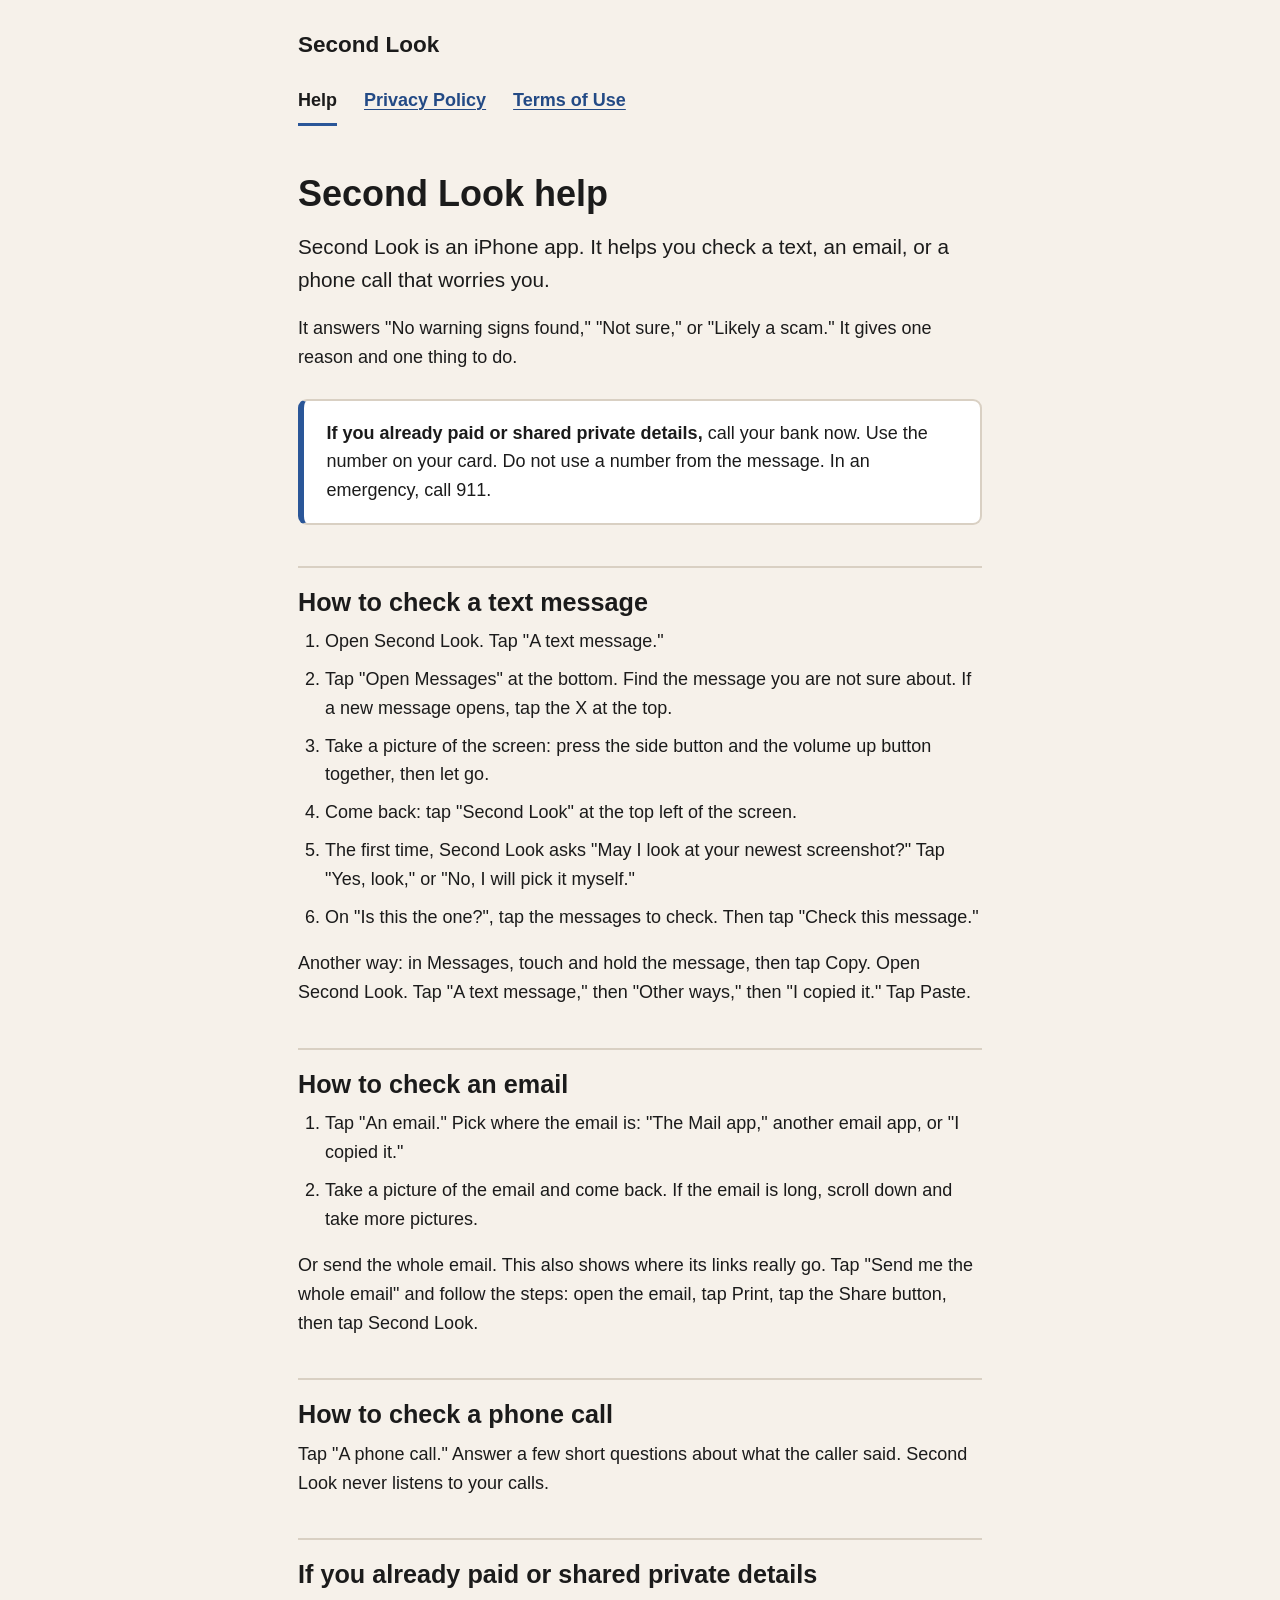
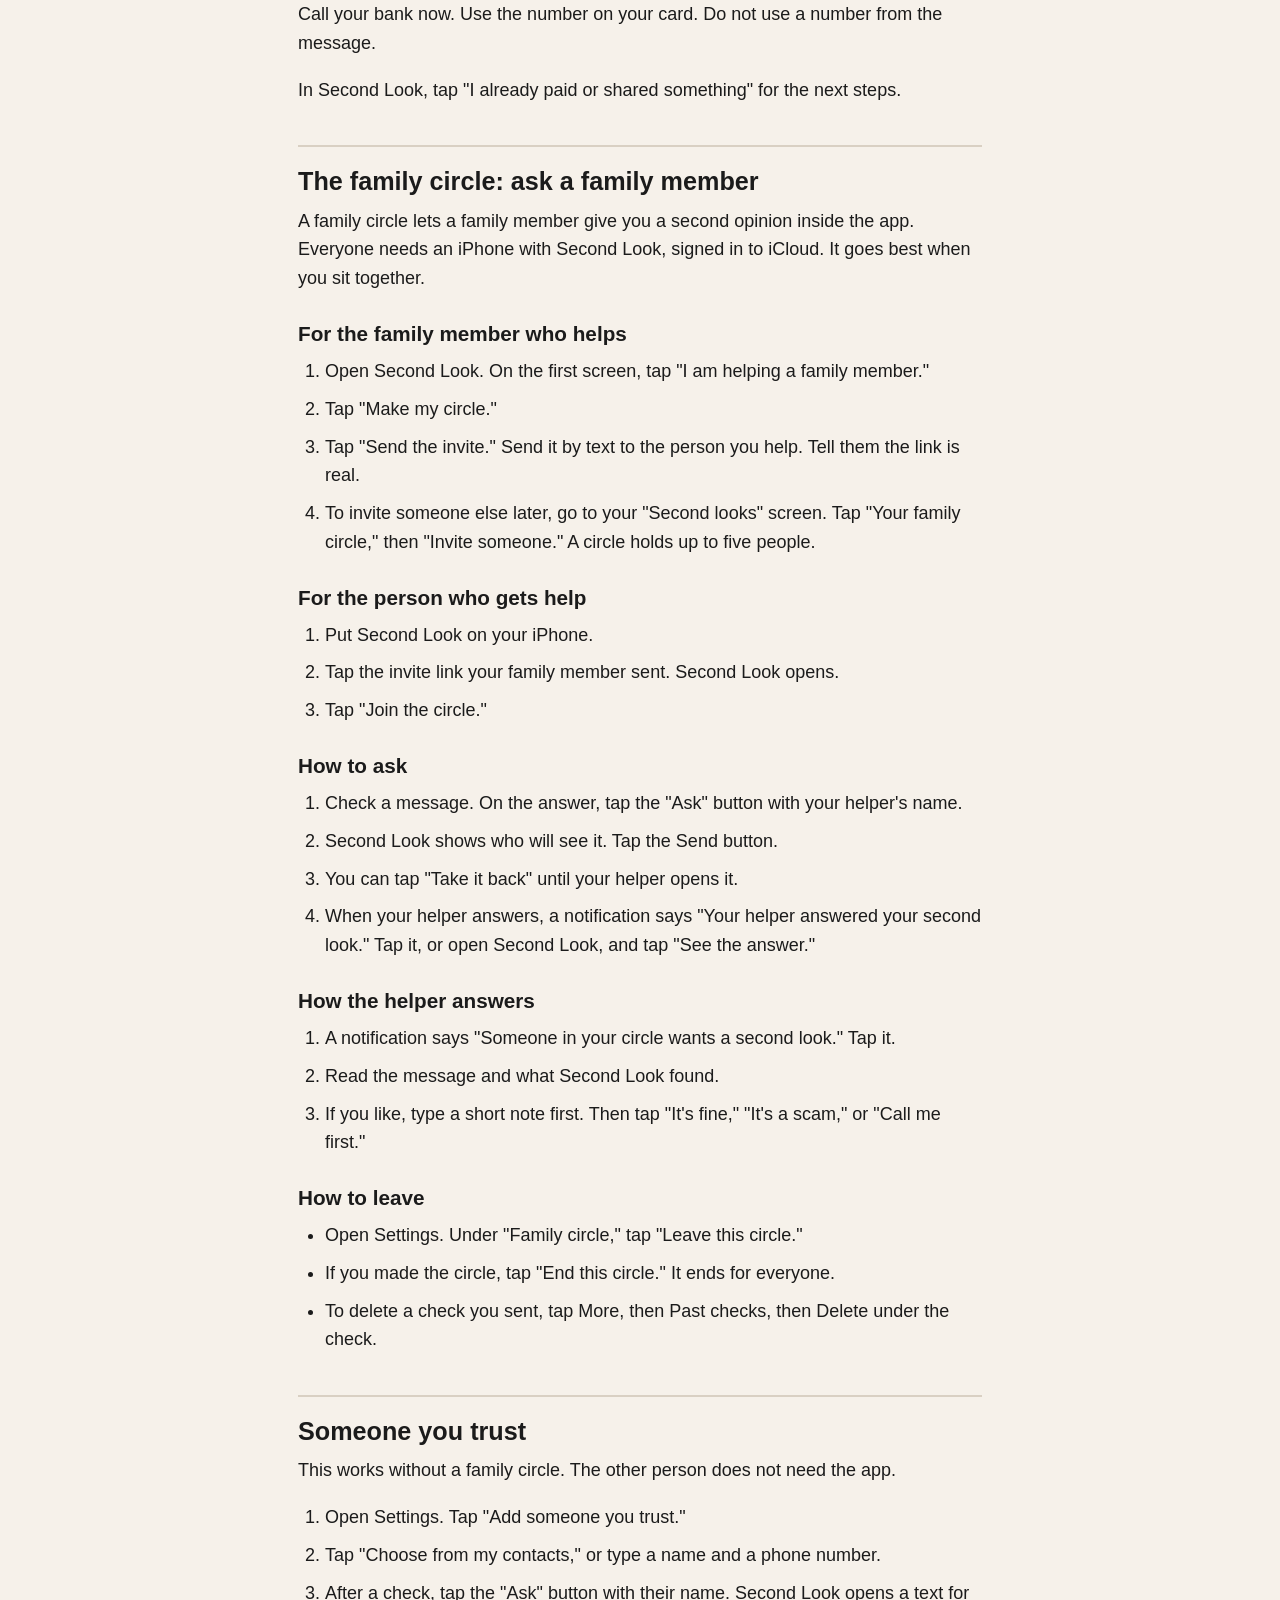
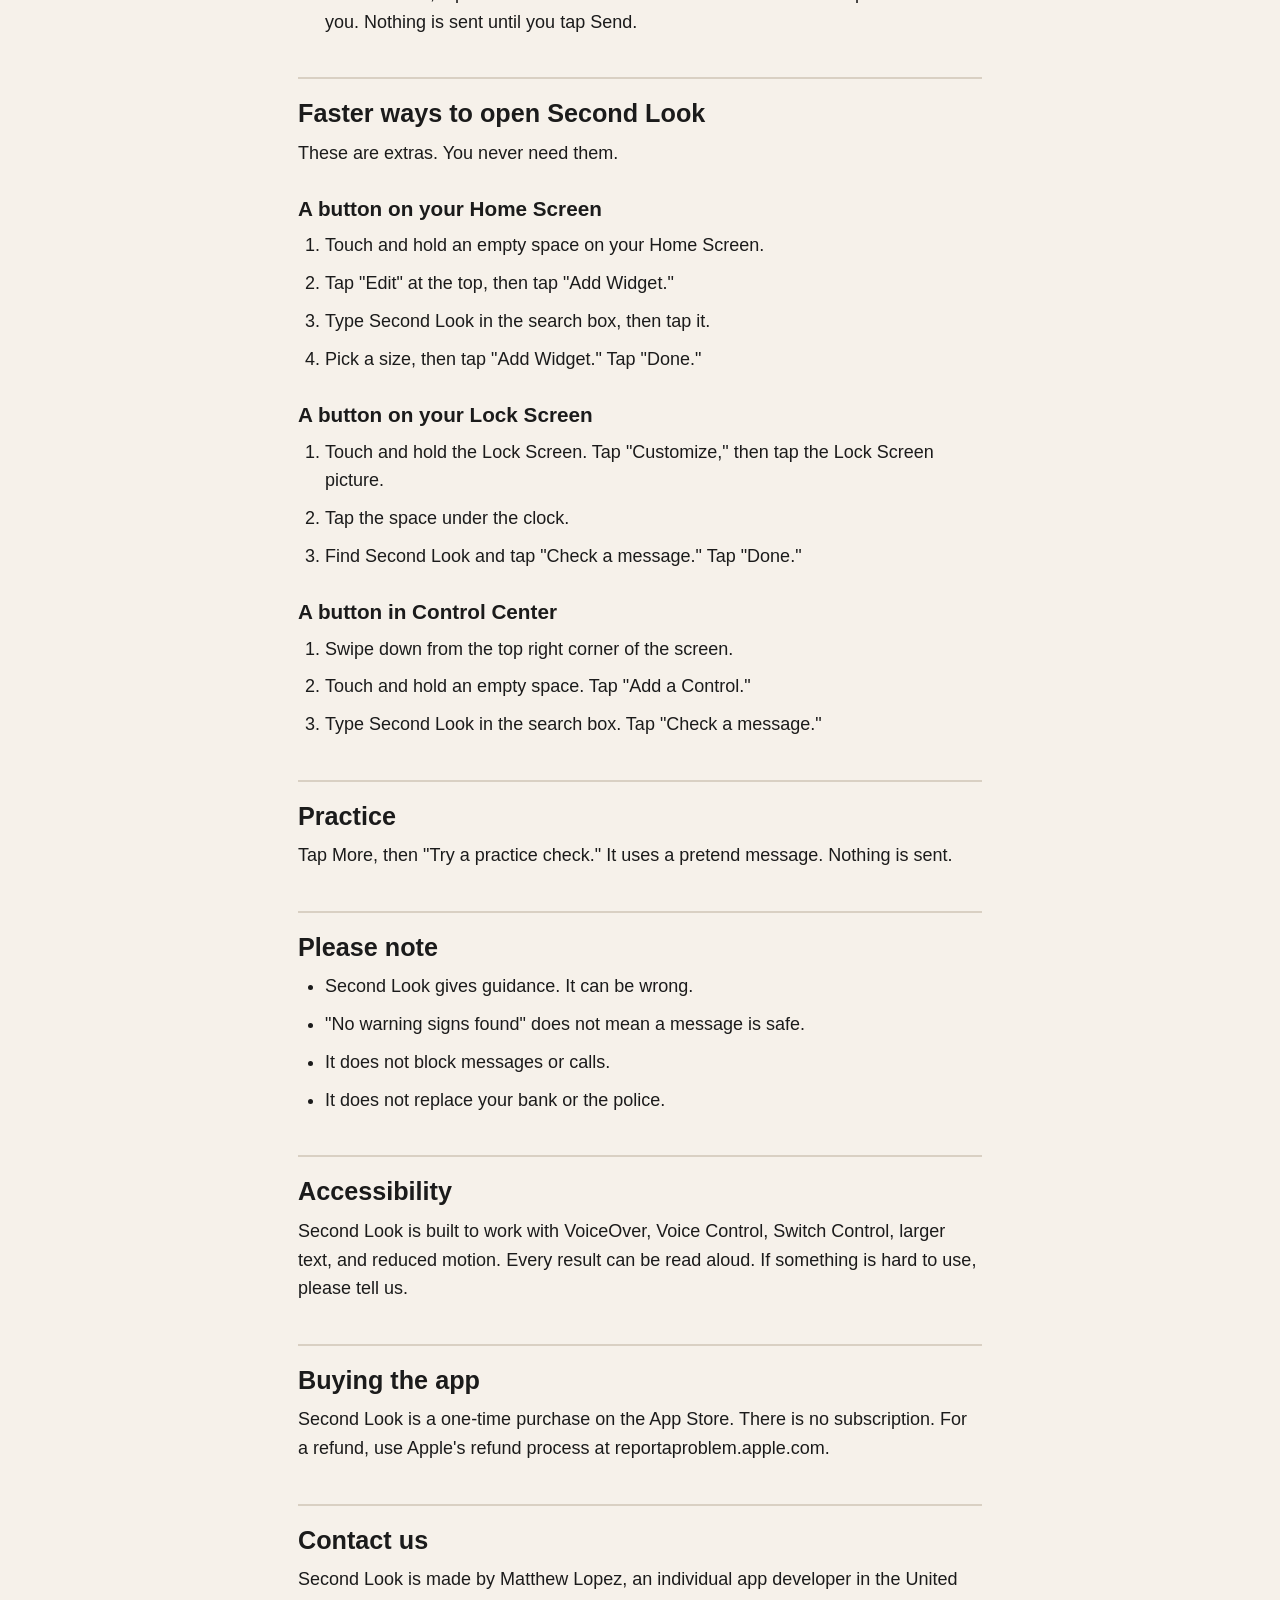
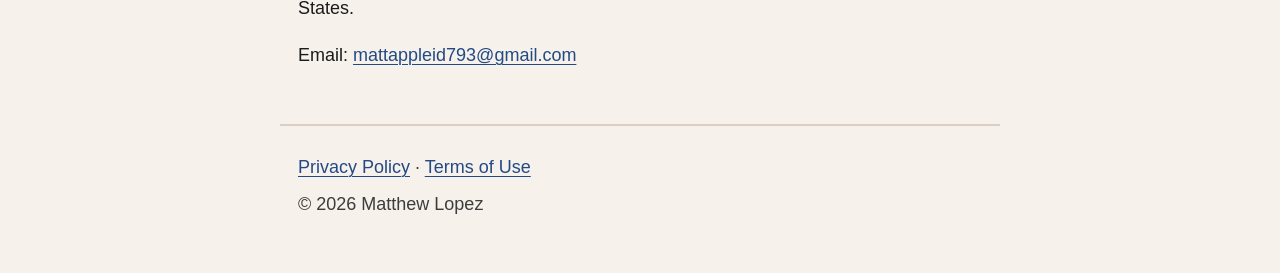
<file: index.html>
<!doctype html>
<html lang="en">
<head>
  <meta charset="utf-8">
  <meta name="viewport" content="width=device-width, initial-scale=1">
  <title>Second Look Help</title>
  <meta name="description" content="Help for Second Look, the iPhone app that helps you check a text, an email, or a phone call that worries you. Steps, the family circle, and how to contact us.">
  <link rel="stylesheet" href="style.css">
</head>
<body>
  <a class="skip-link" href="#main">Skip to the main text</a>
  <header>
    <a class="site-name" href="./">Second Look</a>
    <nav aria-label="Pages">
      <ul>
        <li><a href="./" aria-current="page">Help</a></li>
        <li><a href="privacy/">Privacy Policy</a></li>
        <li><a href="terms/">Terms of Use</a></li>
      </ul>
    </nav>
  </header>

  <main id="main">
    <h1>Second Look help</h1>
    <p class="lead">Second Look is an iPhone app. It helps you check a text, an email, or a phone call that worries you.</p>
    <p>It answers "No warning signs found," "Not sure," or "Likely a scam." It gives one reason and one thing to do.</p>

    <div class="note">
      <p><strong>If you already paid or shared private details,</strong> call your bank now. Use the number on your card. Do not use a number from the message. In an emergency, call 911.</p>
    </div>

    <h2 id="text">How to check a text message</h2>
    <ol>
      <li>Open Second Look. Tap "A text message."</li>
      <li>Tap "Open Messages" at the bottom. Find the message you are not sure about. If a new message opens, tap the X at the top.</li>
      <li>Take a picture of the screen: press the side button and the volume up button together, then let go.</li>
      <li>Come back: tap "Second Look" at the top left of the screen.</li>
      <li>The first time, Second Look asks "May I look at your newest screenshot?" Tap "Yes, look," or "No, I will pick it myself."</li>
      <li>On "Is this the one?", tap the messages to check. Then tap "Check this message."</li>
    </ol>
    <p>Another way: in Messages, touch and hold the message, then tap Copy. Open Second Look. Tap "A text message," then "Other ways," then "I copied it." Tap Paste.</p>

    <h2 id="email">How to check an email</h2>
    <ol>
      <li>Tap "An email." Pick where the email is: "The Mail app," another email app, or "I copied it."</li>
      <li>Take a picture of the email and come back. If the email is long, scroll down and take more pictures.</li>
    </ol>
    <p>Or send the whole email. This also shows where its links really go. Tap "Send me the whole email" and follow the steps: open the email, tap Print, tap the Share button, then tap Second Look.</p>

    <h2 id="call">How to check a phone call</h2>
    <p>Tap "A phone call." Answer a few short questions about what the caller said. Second Look never listens to your calls.</p>

    <h2 id="paid">If you already paid or shared private details</h2>
    <p>Call your bank now. Use the number on your card. Do not use a number from the message.</p>
    <p>In Second Look, tap "I already paid or shared something" for the next steps.</p>

    <h2 id="family">The family circle: ask a family member</h2>
    <p>A family circle lets a family member give you a second opinion inside the app. Everyone needs an iPhone with Second Look, signed in to iCloud. It goes best when you sit together.</p>

    <h3>For the family member who helps</h3>
    <ol>
      <li>Open Second Look. On the first screen, tap "I am helping a family member."</li>
      <li>Tap "Make my circle."</li>
      <li>Tap "Send the invite." Send it by text to the person you help. Tell them the link is real.</li>
      <li>To invite someone else later, go to your "Second looks" screen. Tap "Your family circle," then "Invite someone." A circle holds up to five people.</li>
    </ol>

    <h3>For the person who gets help</h3>
    <ol>
      <li>Put Second Look on your iPhone.</li>
      <li>Tap the invite link your family member sent. Second Look opens.</li>
      <li>Tap "Join the circle."</li>
    </ol>

    <h3>How to ask</h3>
    <ol>
      <li>Check a message. On the answer, tap the "Ask" button with your helper's name.</li>
      <li>Second Look shows who will see it. Tap the Send button.</li>
      <li>You can tap "Take it back" until your helper opens it.</li>
      <li>When your helper answers, a notification says "Your helper answered your second look." Tap it, or open Second Look, and tap "See the answer."</li>
    </ol>

    <h3>How the helper answers</h3>
    <ol>
      <li>A notification says "Someone in your circle wants a second look." Tap it.</li>
      <li>Read the message and what Second Look found.</li>
      <li>If you like, type a short note first. Then tap "It's fine," "It's a scam," or "Call me first."</li>
    </ol>

    <h3>How to leave</h3>
    <ul>
      <li>Open Settings. Under "Family circle," tap "Leave this circle."</li>
      <li>If you made the circle, tap "End this circle." It ends for everyone.</li>
      <li>To delete a check you sent, tap More, then Past checks, then Delete under the check.</li>
    </ul>

    <h2 id="trusted">Someone you trust</h2>
    <p>This works without a family circle. The other person does not need the app.</p>
    <ol>
      <li>Open Settings. Tap "Add someone you trust."</li>
      <li>Tap "Choose from my contacts," or type a name and a phone number.</li>
      <li>After a check, tap the "Ask" button with their name. Second Look opens a text for you. Nothing is sent until you tap Send.</li>
    </ol>

    <h2 id="faster">Faster ways to open Second Look</h2>
    <p>These are extras. You never need them.</p>
    <h3>A button on your Home Screen</h3>
    <ol>
      <li>Touch and hold an empty space on your Home Screen.</li>
      <li>Tap "Edit" at the top, then tap "Add Widget."</li>
      <li>Type Second Look in the search box, then tap it.</li>
      <li>Pick a size, then tap "Add Widget." Tap "Done."</li>
    </ol>
    <h3>A button on your Lock Screen</h3>
    <ol>
      <li>Touch and hold the Lock Screen. Tap "Customize," then tap the Lock Screen picture.</li>
      <li>Tap the space under the clock.</li>
      <li>Find Second Look and tap "Check a message." Tap "Done."</li>
    </ol>
    <h3>A button in Control Center</h3>
    <ol>
      <li>Swipe down from the top right corner of the screen.</li>
      <li>Touch and hold an empty space. Tap "Add a Control."</li>
      <li>Type Second Look in the search box. Tap "Check a message."</li>
    </ol>

    <h2 id="practice">Practice</h2>
    <p>Tap More, then "Try a practice check." It uses a pretend message. Nothing is sent.</p>

    <h2 id="note">Please note</h2>
    <ul>
      <li>Second Look gives guidance. It can be wrong.</li>
      <li>"No warning signs found" does not mean a message is safe.</li>
      <li>It does not block messages or calls.</li>
      <li>It does not replace your bank or the police.</li>
    </ul>

    <h2 id="accessibility">Accessibility</h2>
    <p>Second Look is built to work with VoiceOver, Voice Control, Switch Control, larger text, and reduced motion. Every result can be read aloud. If something is hard to use, please tell us.</p>

    <h2 id="buying">Buying the app</h2>
    <p>Second Look is a one-time purchase on the App Store. There is no subscription. For a refund, use Apple's refund process at reportaproblem.apple.com.</p>

    <h2 id="contact">Contact us</h2>
    <p>Second Look is made by Matthew Lopez, an individual app developer in the United States.</p>
    <p>Email: <a href="mailto:mattappleid793@gmail.com">mattappleid793@gmail.com</a></p>
  </main>

  <footer>
    <p><a href="privacy/">Privacy Policy</a> · <a href="terms/">Terms of Use</a></p>
    <p>© 2026 Matthew Lopez</p>
  </footer>
</body>
</html>
</file>
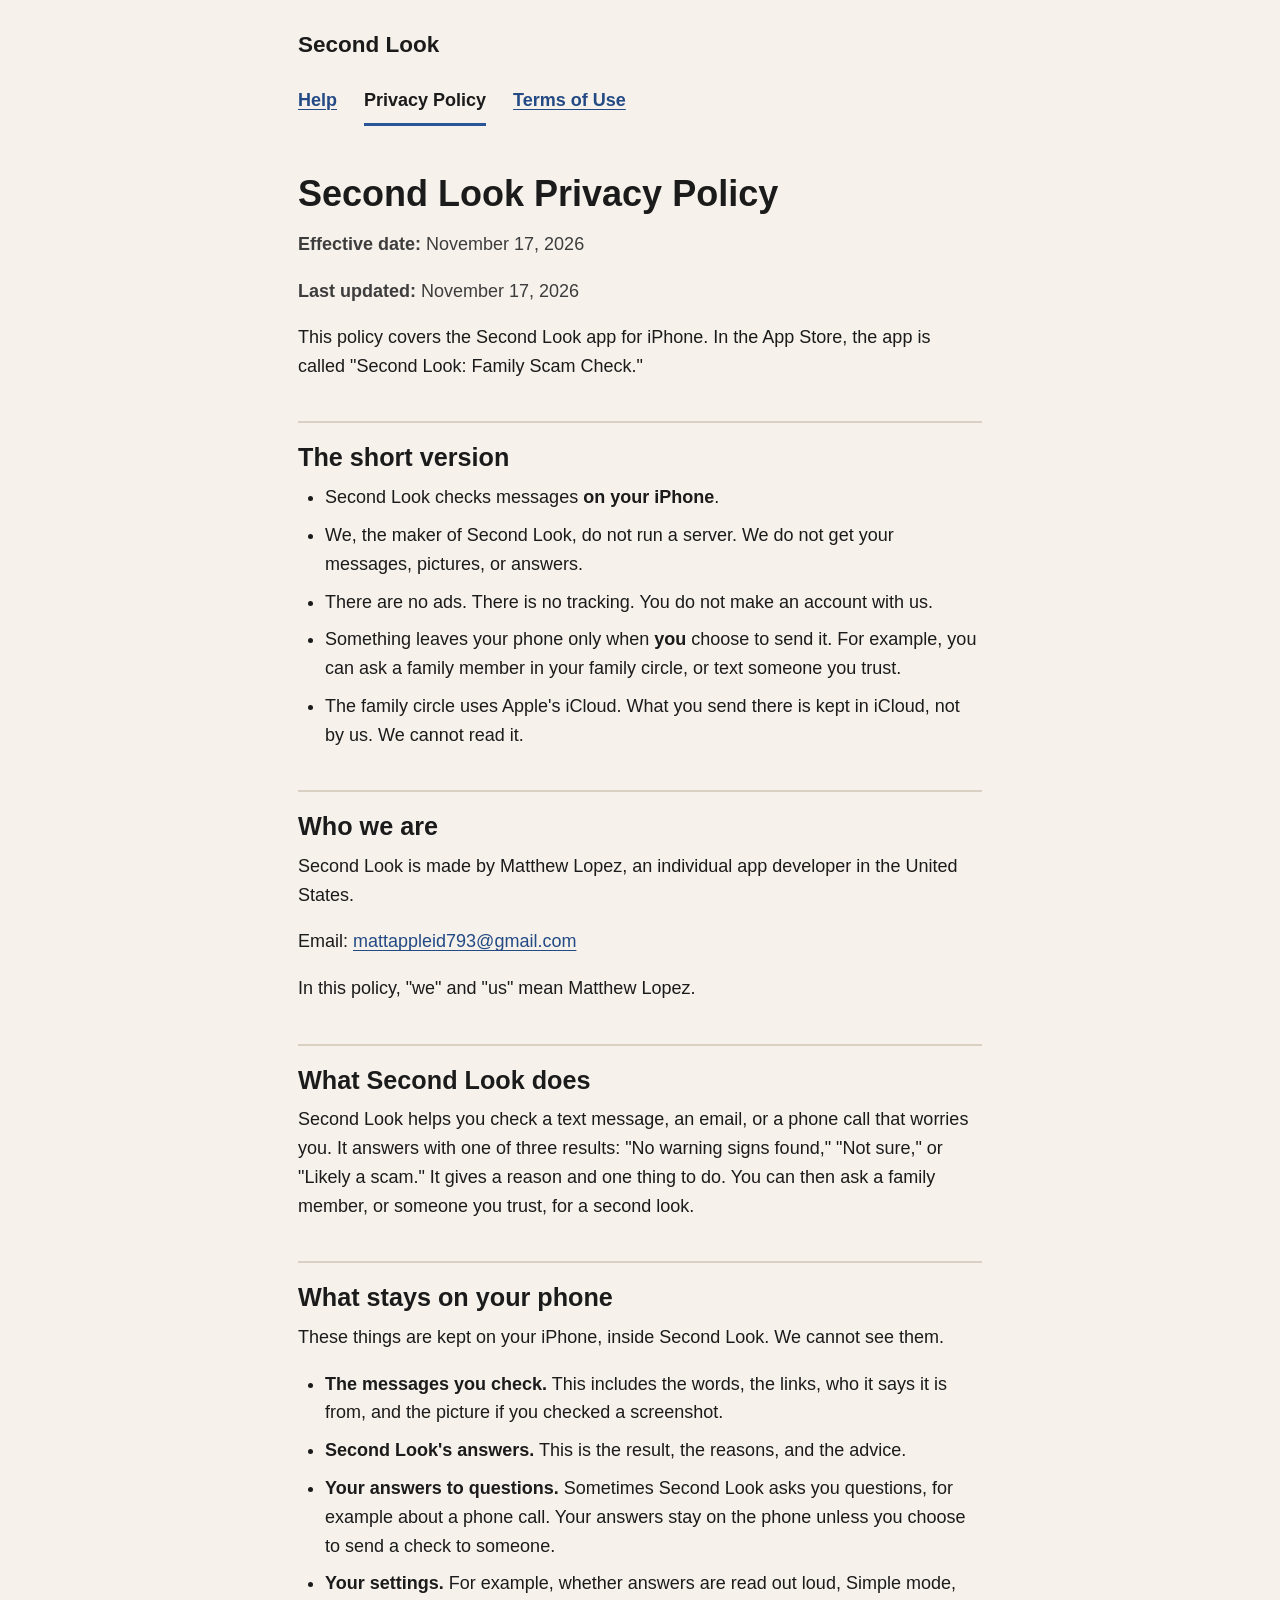
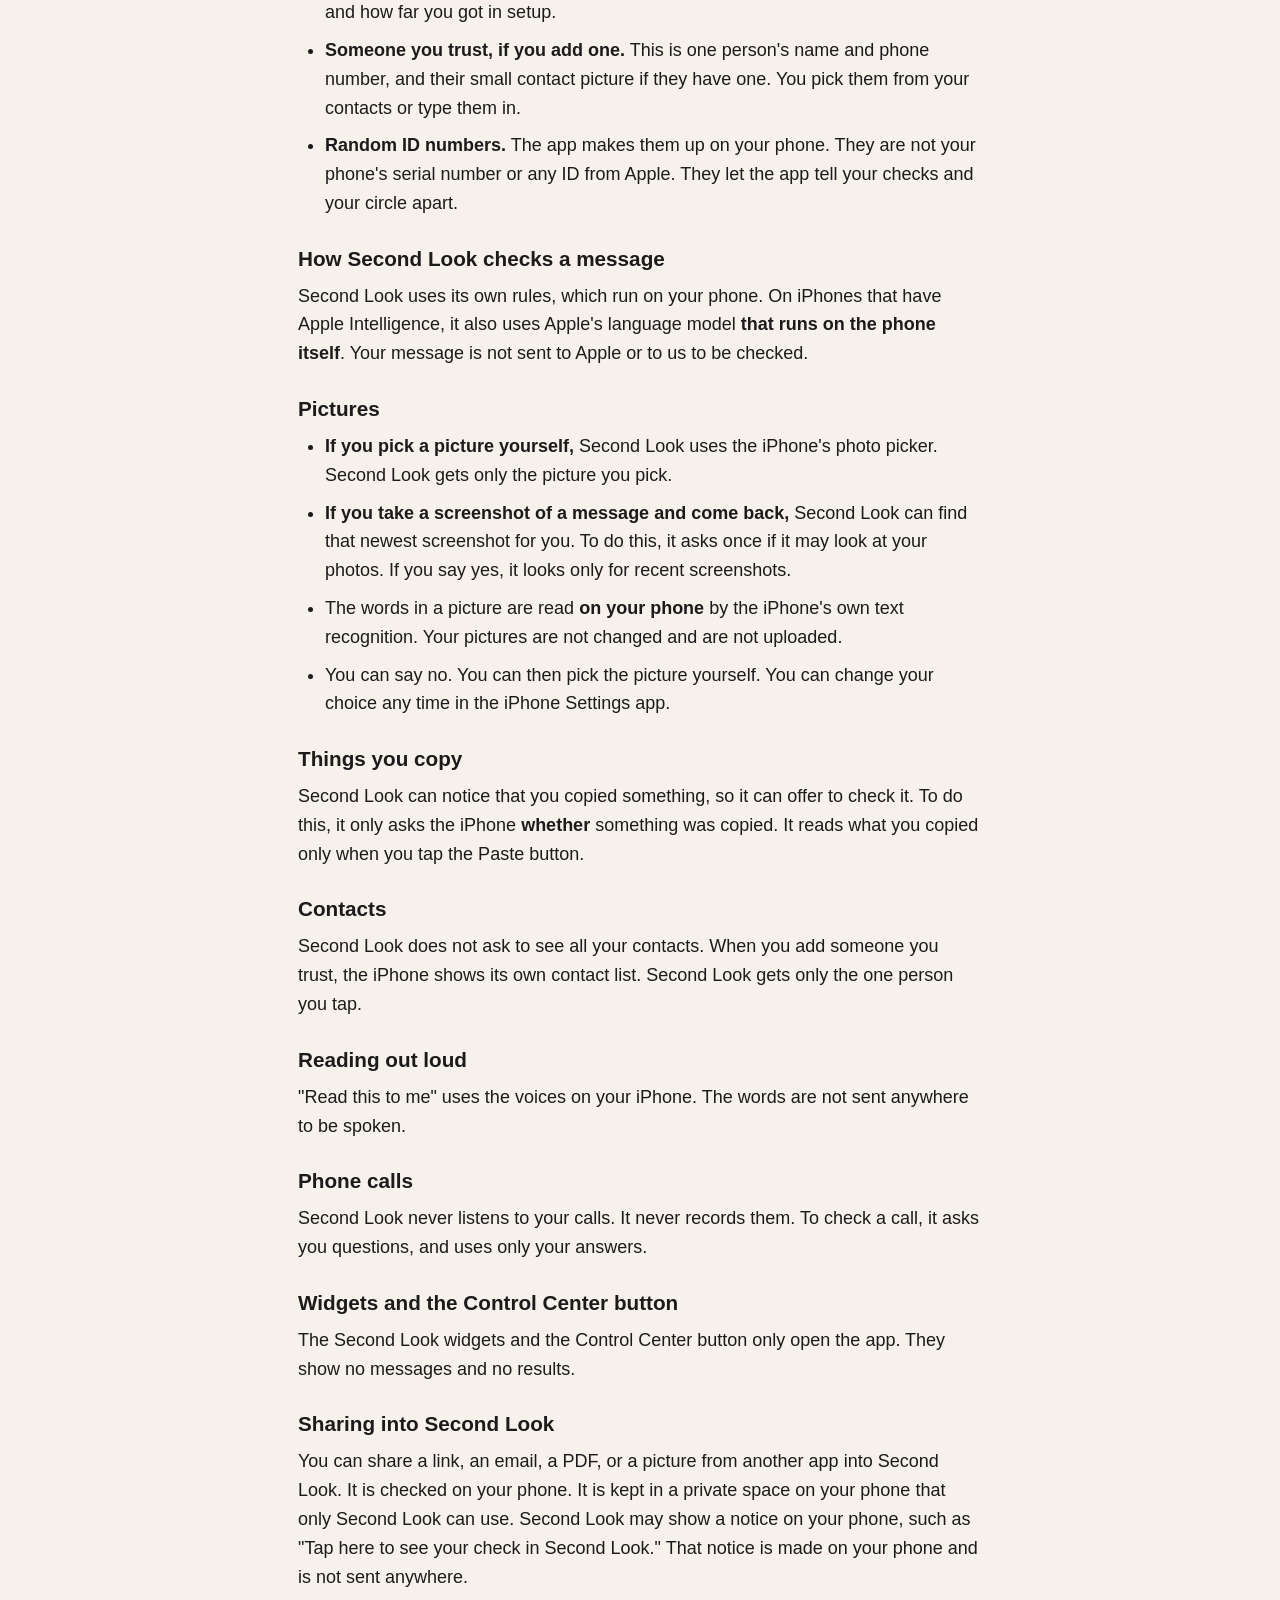
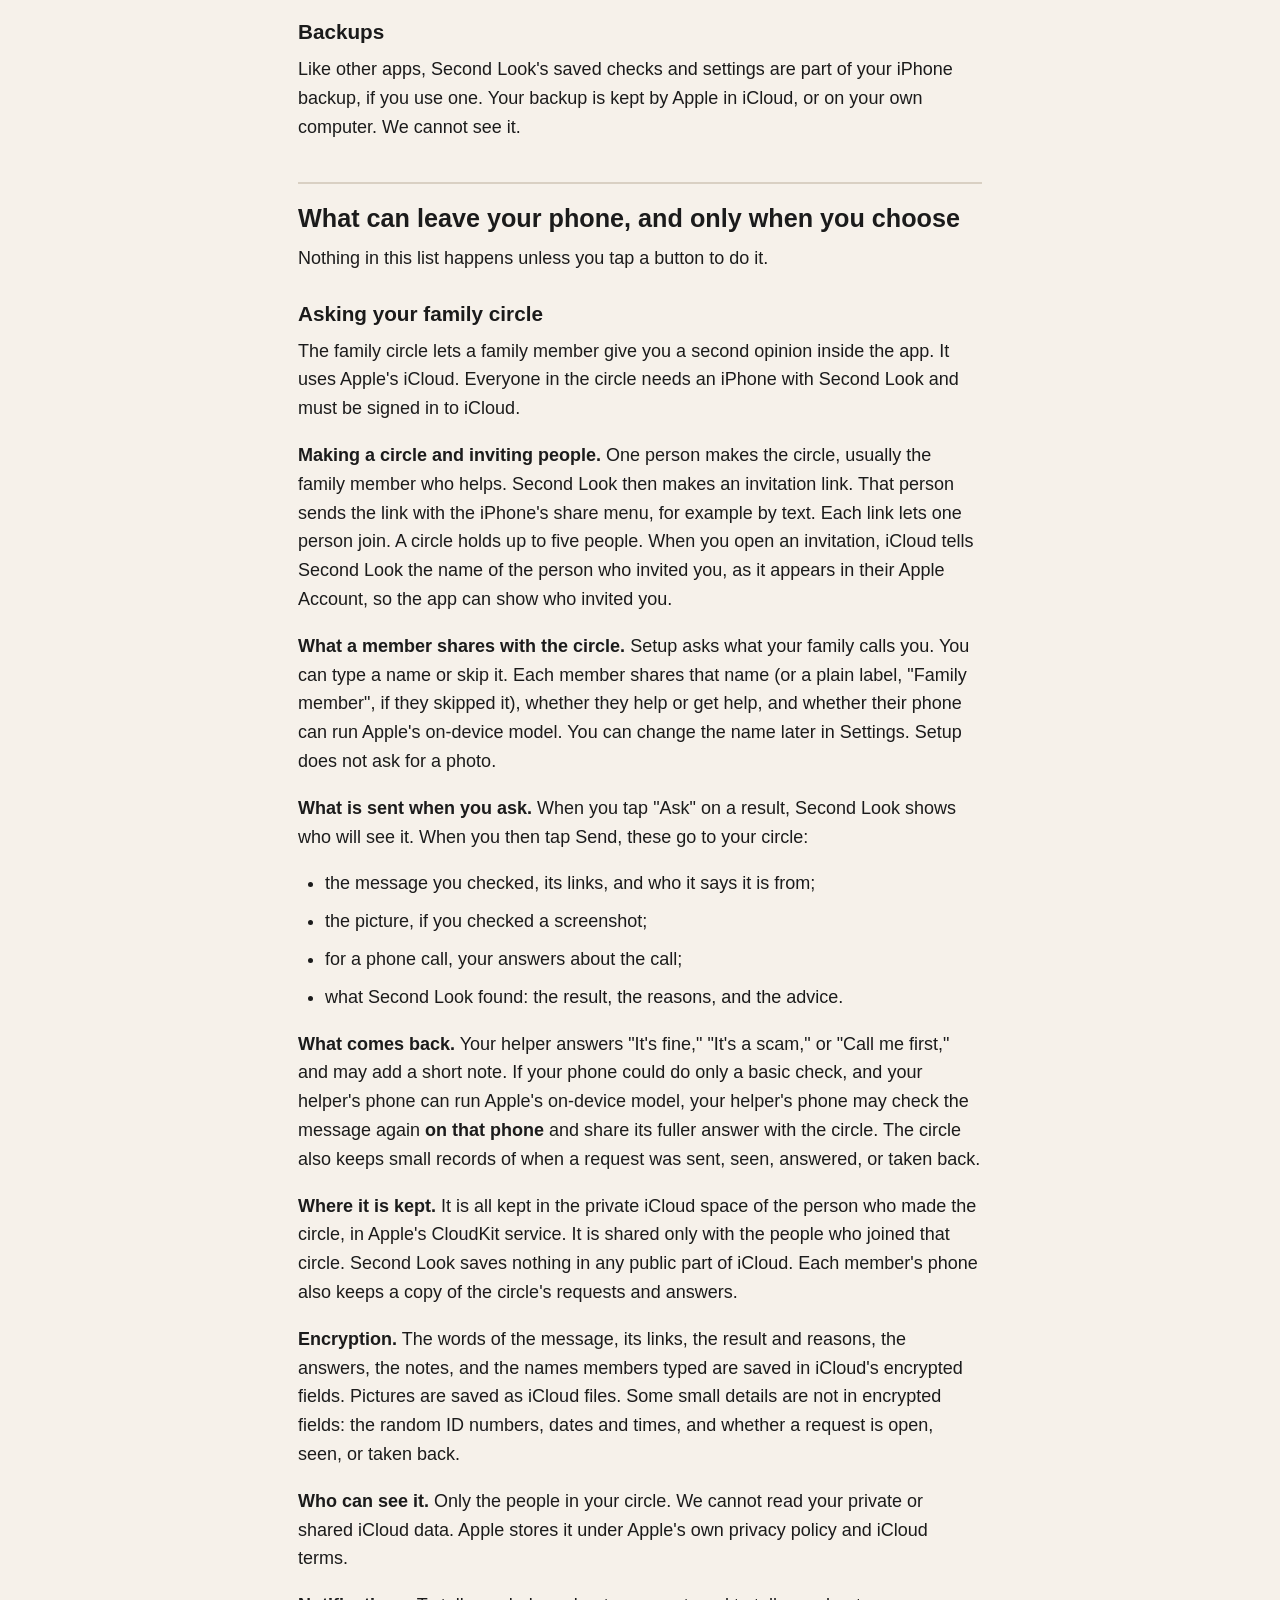
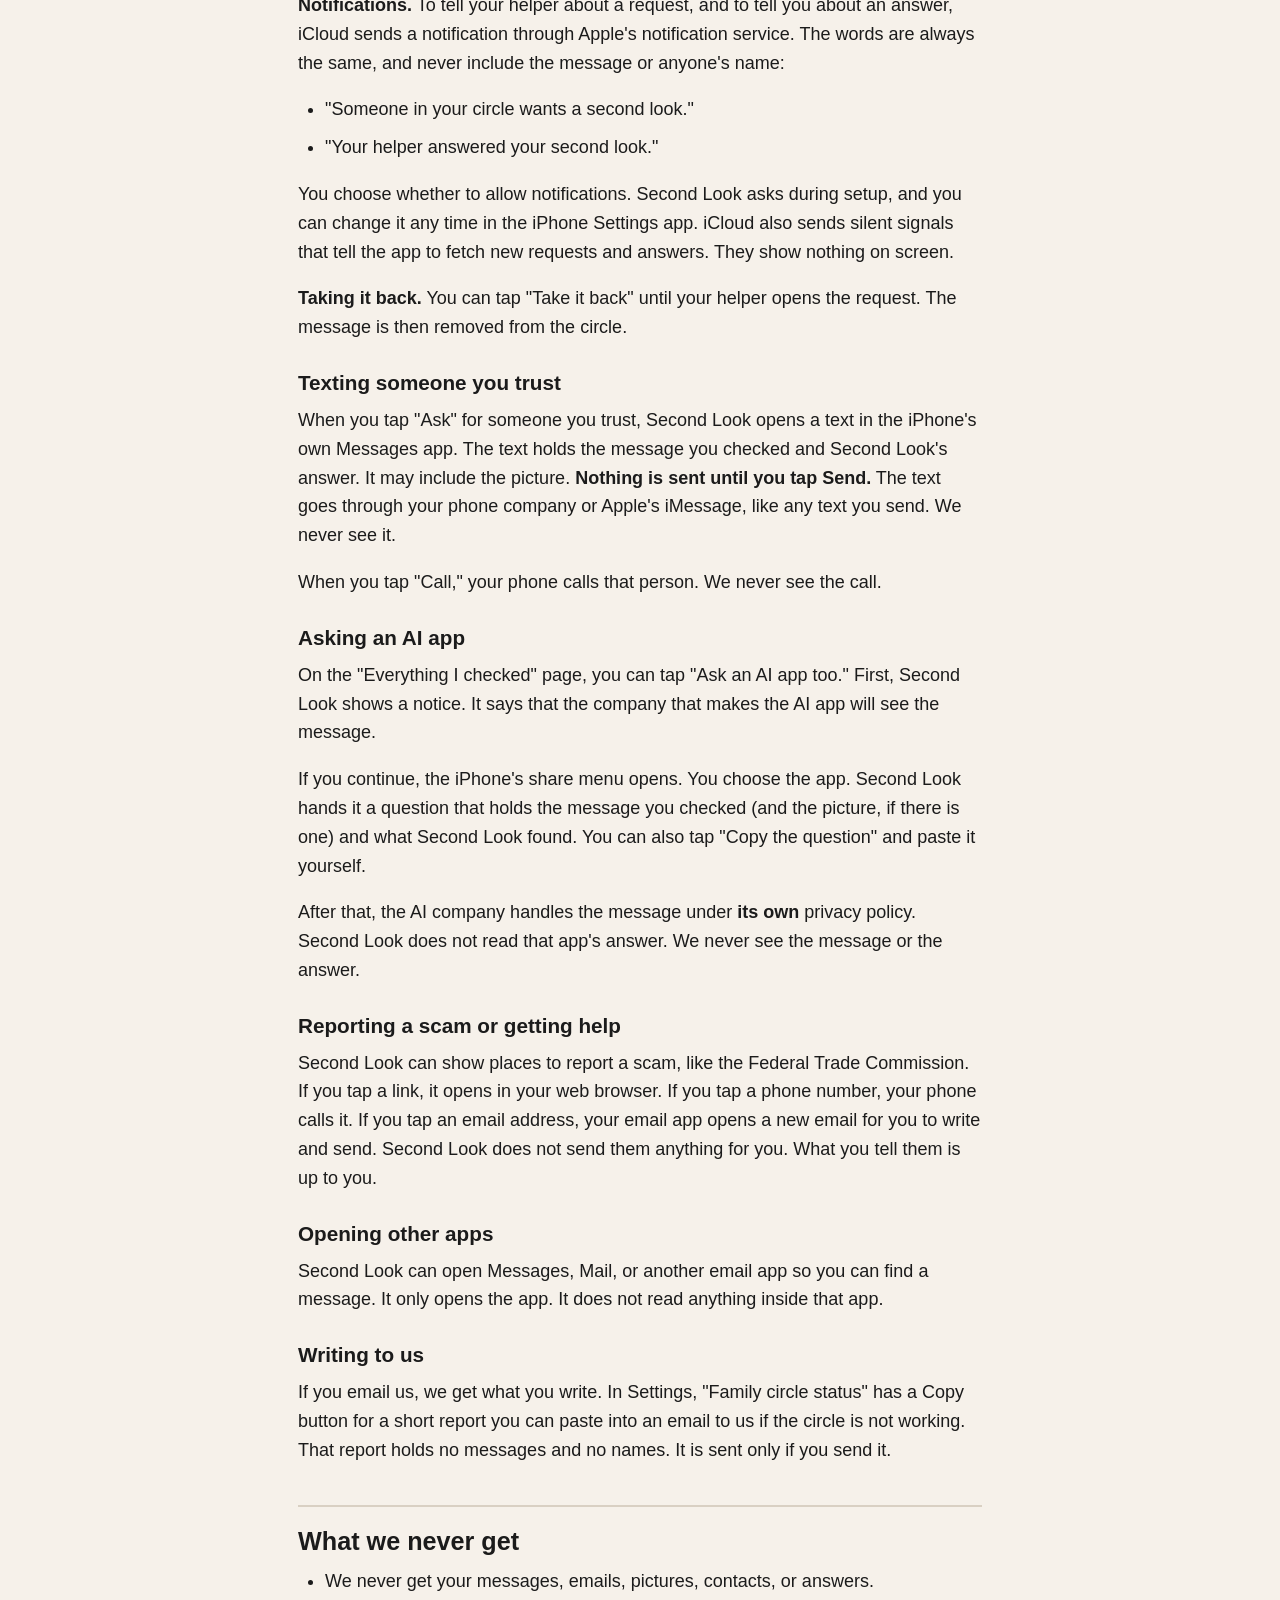
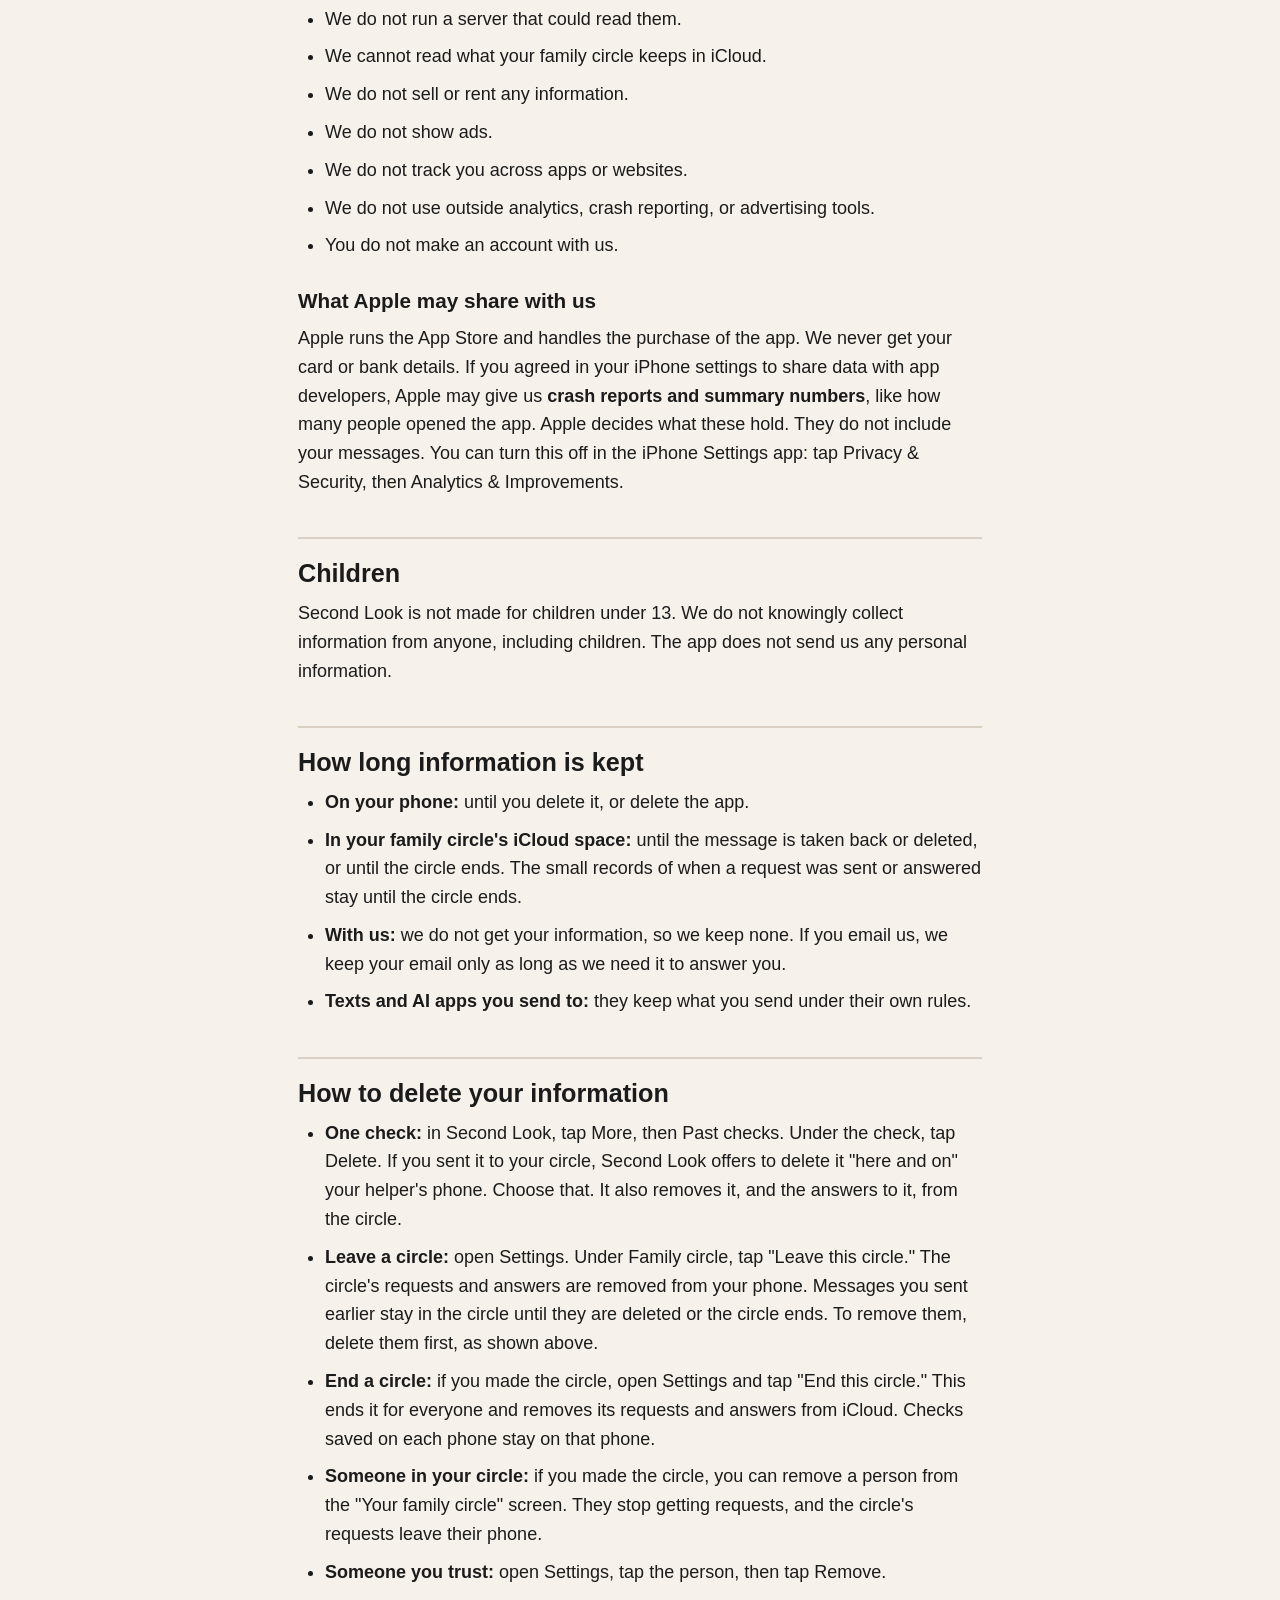
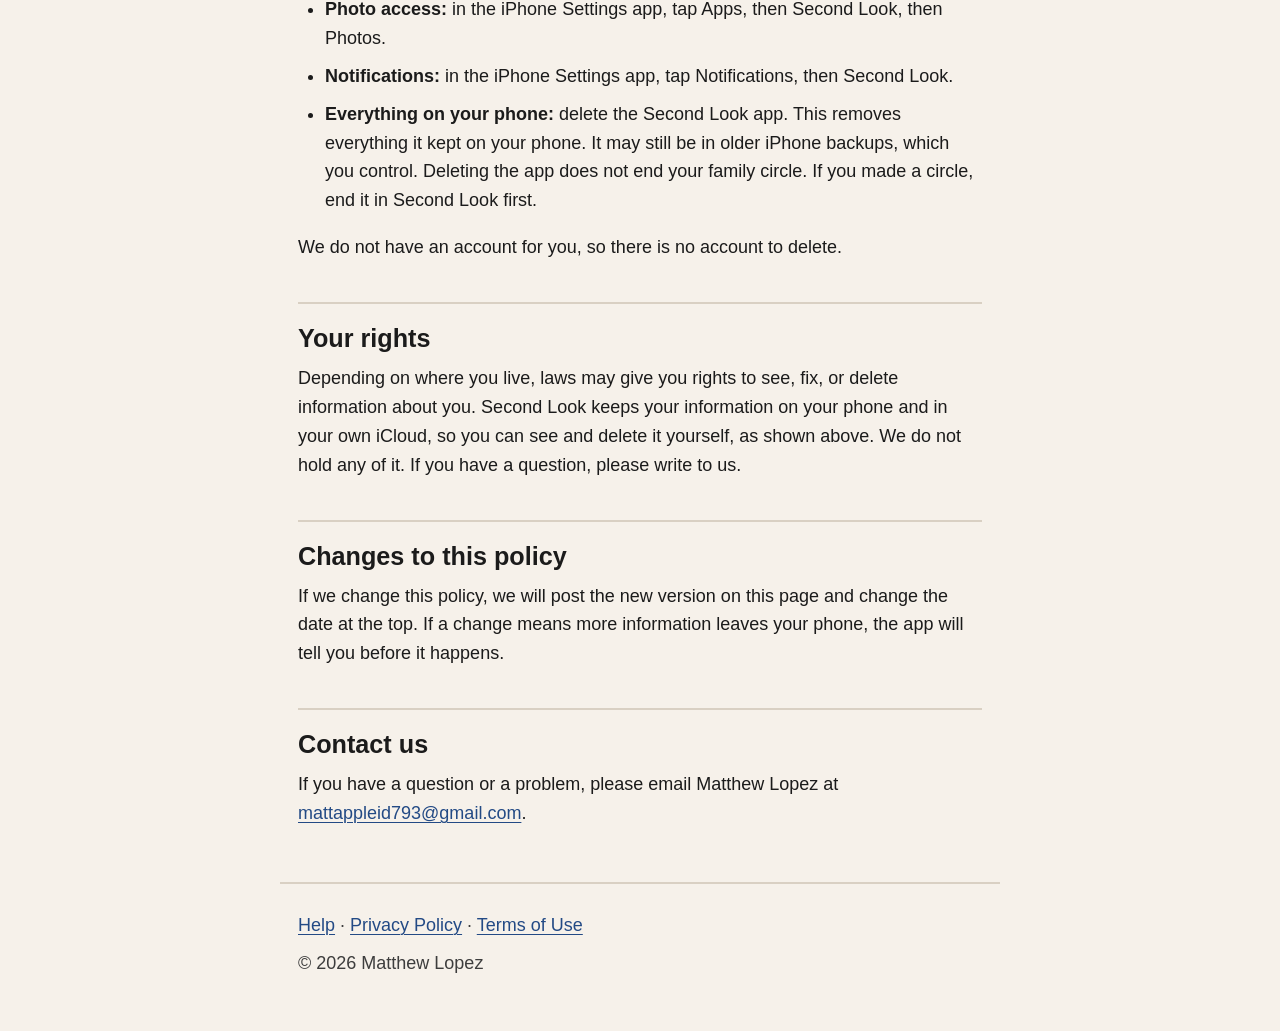
<file: privacy/index.html>
<!doctype html>
<html lang="en">
<head>
  <meta charset="utf-8">
  <meta name="viewport" content="width=device-width, initial-scale=1">
  <title>Second Look Privacy Policy</title>
  <meta name="description" content="How the Second Look iPhone app handles your information: what stays on your phone, what you can choose to send, and how the family circle uses your iCloud.">
  <link rel="stylesheet" href="../style.css">
</head>
<body>
  <a class="skip-link" href="#main">Skip to the main text</a>
  <header>
    <a class="site-name" href="../">Second Look</a>
    <nav aria-label="Pages">
      <ul>
        <li><a href="../">Help</a></li>
        <li><a href="../privacy/" aria-current="page">Privacy Policy</a></li>
        <li><a href="../terms/">Terms of Use</a></li>
      </ul>
    </nav>
  </header>

  <main id="main">
    <h1>Second Look Privacy Policy</h1>
    <p class="dates"><strong>Effective date:</strong> November 17, 2026</p>
    <p class="dates"><strong>Last updated:</strong> November 17, 2026</p>
    <p>This policy covers the Second Look app for iPhone. In the App Store, the app is called "Second Look: Family Scam Check."</p>
    <h2>The short version</h2>
    <ul>
      <li>Second Look checks messages <strong>on your iPhone</strong>.</li>
      <li>We, the maker of Second Look, do not run a server. We do not get your messages, pictures, or answers.</li>
      <li>There are no ads. There is no tracking. You do not make an account with us.</li>
      <li>Something leaves your phone only when <strong>you</strong> choose to send it. For example, you can ask a family member in your family circle, or text someone you trust.</li>
      <li>The family circle uses Apple's iCloud. What you send there is kept in iCloud, not by us. We cannot read it.</li>
    </ul>
    <h2>Who we are</h2>
    <p>Second Look is made by Matthew Lopez, an individual app developer in the United States.</p>
    <p>Email: <a href="mailto:mattappleid793@gmail.com">mattappleid793@gmail.com</a></p>
    <p>In this policy, "we" and "us" mean Matthew Lopez.</p>
    <h2>What Second Look does</h2>
    <p>Second Look helps you check a text message, an email, or a phone call that worries you. It answers with one of three results: "No warning signs found," "Not sure," or "Likely a scam." It gives a reason and one thing to do. You can then ask a family member, or someone you trust, for a second look.</p>
    <h2>What stays on your phone</h2>
    <p>These things are kept on your iPhone, inside Second Look. We cannot see them.</p>
    <ul>
      <li><strong>The messages you check.</strong> This includes the words, the links, who it says it is from, and the picture if you checked a screenshot.</li>
      <li><strong>Second Look's answers.</strong> This is the result, the reasons, and the advice.</li>
      <li><strong>Your answers to questions.</strong> Sometimes Second Look asks you questions, for example about a phone call. Your answers stay on the phone unless you choose to send a check to someone.</li>
      <li><strong>Your settings.</strong> For example, whether answers are read out loud, Simple mode, and how far you got in setup.</li>
      <li><strong>Someone you trust, if you add one.</strong> This is one person's name and phone number, and their small contact picture if they have one. You pick them from your contacts or type them in.</li>
      <li><strong>Random ID numbers.</strong> The app makes them up on your phone. They are not your phone's serial number or any ID from Apple. They let the app tell your checks and your circle apart.</li>
    </ul>
    <h3>How Second Look checks a message</h3>
    <p>Second Look uses its own rules, which run on your phone. On iPhones that have Apple Intelligence, it also uses Apple's language model <strong>that runs on the phone itself</strong>. Your message is not sent to Apple or to us to be checked.</p>
    <h3>Pictures</h3>
    <ul>
      <li><strong>If you pick a picture yourself,</strong> Second Look uses the iPhone's photo picker. Second Look gets only the picture you pick.</li>
      <li><strong>If you take a screenshot of a message and come back,</strong> Second Look can find that newest screenshot for you. To do this, it asks once if it may look at your photos. If you say yes, it looks only for recent screenshots.</li>
      <li>The words in a picture are read <strong>on your phone</strong> by the iPhone's own text recognition. Your pictures are not changed and are not uploaded.</li>
      <li>You can say no. You can then pick the picture yourself. You can change your choice any time in the iPhone Settings app.</li>
    </ul>
    <h3>Things you copy</h3>
    <p>Second Look can notice that you copied something, so it can offer to check it. To do this, it only asks the iPhone <strong>whether</strong> something was copied. It reads what you copied only when you tap the Paste button.</p>
    <h3>Contacts</h3>
    <p>Second Look does not ask to see all your contacts. When you add someone you trust, the iPhone shows its own contact list. Second Look gets only the one person you tap.</p>
    <h3>Reading out loud</h3>
    <p>"Read this to me" uses the voices on your iPhone. The words are not sent anywhere to be spoken.</p>
    <h3>Phone calls</h3>
    <p>Second Look never listens to your calls. It never records them. To check a call, it asks you questions, and uses only your answers.</p>
    <h3>Widgets and the Control Center button</h3>
    <p>The Second Look widgets and the Control Center button only open the app. They show no messages and no results.</p>
    <h3>Sharing into Second Look</h3>
    <p>You can share a link, an email, a PDF, or a picture from another app into Second Look. It is checked on your phone. It is kept in a private space on your phone that only Second Look can use. Second Look may show a notice on your phone, such as "Tap here to see your check in Second Look." That notice is made on your phone and is not sent anywhere.</p>
    <h3>Backups</h3>
    <p>Like other apps, Second Look's saved checks and settings are part of your iPhone backup, if you use one. Your backup is kept by Apple in iCloud, or on your own computer. We cannot see it.</p>
    <h2>What can leave your phone, and only when you choose</h2>
    <p>Nothing in this list happens unless you tap a button to do it.</p>
    <h3>Asking your family circle</h3>
    <p>The family circle lets a family member give you a second opinion inside the app. It uses Apple's iCloud. Everyone in the circle needs an iPhone with Second Look and must be signed in to iCloud.</p>
    <p><strong>Making a circle and inviting people.</strong> One person makes the circle, usually the family member who helps. Second Look then makes an invitation link. That person sends the link with the iPhone's share menu, for example by text. Each link lets one person join. A circle holds up to five people. When you open an invitation, iCloud tells Second Look the name of the person who invited you, as it appears in their Apple Account, so the app can show who invited you.</p>
    <p><strong>What a member shares with the circle.</strong> Setup asks what your family calls you. You can type a name or skip it. Each member shares that name (or a plain label, "Family member", if they skipped it), whether they help or get help, and whether their phone can run Apple's on-device model. You can change the name later in Settings. Setup does not ask for a photo.</p>
    <p><strong>What is sent when you ask.</strong> When you tap "Ask" on a result, Second Look shows who will see it. When you then tap Send, these go to your circle:</p>
    <ul>
      <li>the message you checked, its links, and who it says it is from;</li>
      <li>the picture, if you checked a screenshot;</li>
      <li>for a phone call, your answers about the call;</li>
      <li>what Second Look found: the result, the reasons, and the advice.</li>
    </ul>
    <p><strong>What comes back.</strong> Your helper answers "It's fine," "It's a scam," or "Call me first," and may add a short note. If your phone could do only a basic check, and your helper's phone can run Apple's on-device model, your helper's phone may check the message again <strong>on that phone</strong> and share its fuller answer with the circle. The circle also keeps small records of when a request was sent, seen, answered, or taken back.</p>
    <p><strong>Where it is kept.</strong> It is all kept in the private iCloud space of the person who made the circle, in Apple's CloudKit service. It is shared only with the people who joined that circle. Second Look saves nothing in any public part of iCloud. Each member's phone also keeps a copy of the circle's requests and answers.</p>
    <p><strong>Encryption.</strong> The words of the message, its links, the result and reasons, the answers, the notes, and the names members typed are saved in iCloud's encrypted fields. Pictures are saved as iCloud files. Some small details are not in encrypted fields: the random ID numbers, dates and times, and whether a request is open, seen, or taken back.</p>
    <p><strong>Who can see it.</strong> Only the people in your circle. We cannot read your private or shared iCloud data. Apple stores it under Apple's own privacy policy and iCloud terms.</p>
    <p><strong>Notifications.</strong> To tell your helper about a request, and to tell you about an answer, iCloud sends a notification through Apple's notification service. The words are always the same, and never include the message or anyone's name:</p>
    <ul>
      <li>"Someone in your circle wants a second look."</li>
      <li>"Your helper answered your second look."</li>
    </ul>
    <p>You choose whether to allow notifications. Second Look asks during setup, and you can change it any time in the iPhone Settings app. iCloud also sends silent signals that tell the app to fetch new requests and answers. They show nothing on screen.</p>
    <p><strong>Taking it back.</strong> You can tap "Take it back" until your helper opens the request. The message is then removed from the circle.</p>
    <h3>Texting someone you trust</h3>
    <p>When you tap "Ask" for someone you trust, Second Look opens a text in the iPhone's own Messages app. The text holds the message you checked and Second Look's answer. It may include the picture. <strong>Nothing is sent until you tap Send.</strong> The text goes through your phone company or Apple's iMessage, like any text you send. We never see it.</p>
    <p>When you tap "Call," your phone calls that person. We never see the call.</p>
    <h3>Asking an AI app</h3>
    <p>On the "Everything I checked" page, you can tap "Ask an AI app too." First, Second Look shows a notice. It says that the company that makes the AI app will see the message.</p>
    <p>If you continue, the iPhone's share menu opens. You choose the app. Second Look hands it a question that holds the message you checked (and the picture, if there is one) and what Second Look found. You can also tap "Copy the question" and paste it yourself.</p>
    <p>After that, the AI company handles the message under <strong>its own</strong> privacy policy. Second Look does not read that app's answer. We never see the message or the answer.</p>
    <h3>Reporting a scam or getting help</h3>
    <p>Second Look can show places to report a scam, like the Federal Trade Commission. If you tap a link, it opens in your web browser. If you tap a phone number, your phone calls it. If you tap an email address, your email app opens a new email for you to write and send. Second Look does not send them anything for you. What you tell them is up to you.</p>
    <h3>Opening other apps</h3>
    <p>Second Look can open Messages, Mail, or another email app so you can find a message. It only opens the app. It does not read anything inside that app.</p>
    <h3>Writing to us</h3>
    <p>If you email us, we get what you write. In Settings, "Family circle status" has a Copy button for a short report you can paste into an email to us if the circle is not working. That report holds no messages and no names. It is sent only if you send it.</p>
    <h2>What we never get</h2>
    <ul>
      <li>We never get your messages, emails, pictures, contacts, or answers.</li>
      <li>We do not run a server that could read them.</li>
      <li>We cannot read what your family circle keeps in iCloud.</li>
      <li>We do not sell or rent any information.</li>
      <li>We do not show ads.</li>
      <li>We do not track you across apps or websites.</li>
      <li>We do not use outside analytics, crash reporting, or advertising tools.</li>
      <li>You do not make an account with us.</li>
    </ul>
    <h3>What Apple may share with us</h3>
    <p>Apple runs the App Store and handles the purchase of the app. We never get your card or bank details. If you agreed in your iPhone settings to share data with app developers, Apple may give us <strong>crash reports and summary numbers</strong>, like how many people opened the app. Apple decides what these hold. They do not include your messages. You can turn this off in the iPhone Settings app: tap Privacy &amp; Security, then Analytics &amp; Improvements.</p>
    <h2>Children</h2>
    <p>Second Look is not made for children under 13. We do not knowingly collect information from anyone, including children. The app does not send us any personal information.</p>
    <h2>How long information is kept</h2>
    <ul>
      <li><strong>On your phone:</strong> until you delete it, or delete the app.</li>
      <li><strong>In your family circle's iCloud space:</strong> until the message is taken back or deleted, or until the circle ends. The small records of when a request was sent or answered stay until the circle ends.</li>
      <li><strong>With us:</strong> we do not get your information, so we keep none. If you email us, we keep your email only as long as we need it to answer you.</li>
      <li><strong>Texts and AI apps you send to:</strong> they keep what you send under their own rules.</li>
    </ul>
    <h2>How to delete your information</h2>
    <ul>
      <li><strong>One check:</strong> in Second Look, tap More, then Past checks. Under the check, tap Delete. If you sent it to your circle, Second Look offers to delete it "here and on" your helper's phone. Choose that. It also removes it, and the answers to it, from the circle.</li>
      <li><strong>Leave a circle:</strong> open Settings. Under Family circle, tap "Leave this circle." The circle's requests and answers are removed from your phone. Messages you sent earlier stay in the circle until they are deleted or the circle ends. To remove them, delete them first, as shown above.</li>
      <li><strong>End a circle:</strong> if you made the circle, open Settings and tap "End this circle." This ends it for everyone and removes its requests and answers from iCloud. Checks saved on each phone stay on that phone.</li>
      <li><strong>Someone in your circle:</strong> if you made the circle, you can remove a person from the "Your family circle" screen. They stop getting requests, and the circle's requests leave their phone.</li>
      <li><strong>Someone you trust:</strong> open Settings, tap the person, then tap Remove.</li>
      <li><strong>Photo access:</strong> in the iPhone Settings app, tap Apps, then Second Look, then Photos.</li>
      <li><strong>Notifications:</strong> in the iPhone Settings app, tap Notifications, then Second Look.</li>
      <li><strong>Everything on your phone:</strong> delete the Second Look app. This removes everything it kept on your phone. It may still be in older iPhone backups, which you control. Deleting the app does not end your family circle. If you made a circle, end it in Second Look first.</li>
    </ul>
    <p>We do not have an account for you, so there is no account to delete.</p>
    <h2>Your rights</h2>
    <p>Depending on where you live, laws may give you rights to see, fix, or delete information about you. Second Look keeps your information on your phone and in your own iCloud, so you can see and delete it yourself, as shown above. We do not hold any of it. If you have a question, please write to us.</p>
    <h2>Changes to this policy</h2>
    <p>If we change this policy, we will post the new version on this page and change the date at the top. If a change means more information leaves your phone, the app will tell you before it happens.</p>
    <h2>Contact us</h2>
    <p>If you have a question or a problem, please email Matthew Lopez at <a href="mailto:mattappleid793@gmail.com">mattappleid793@gmail.com</a>.</p>
  </main>

  <footer>
    <p><a href="../">Help</a> · <a href="../privacy/">Privacy Policy</a> · <a href="../terms/">Terms of Use</a></p>
    <p>© 2026 Matthew Lopez</p>
  </footer>
</body>
</html>
</file>
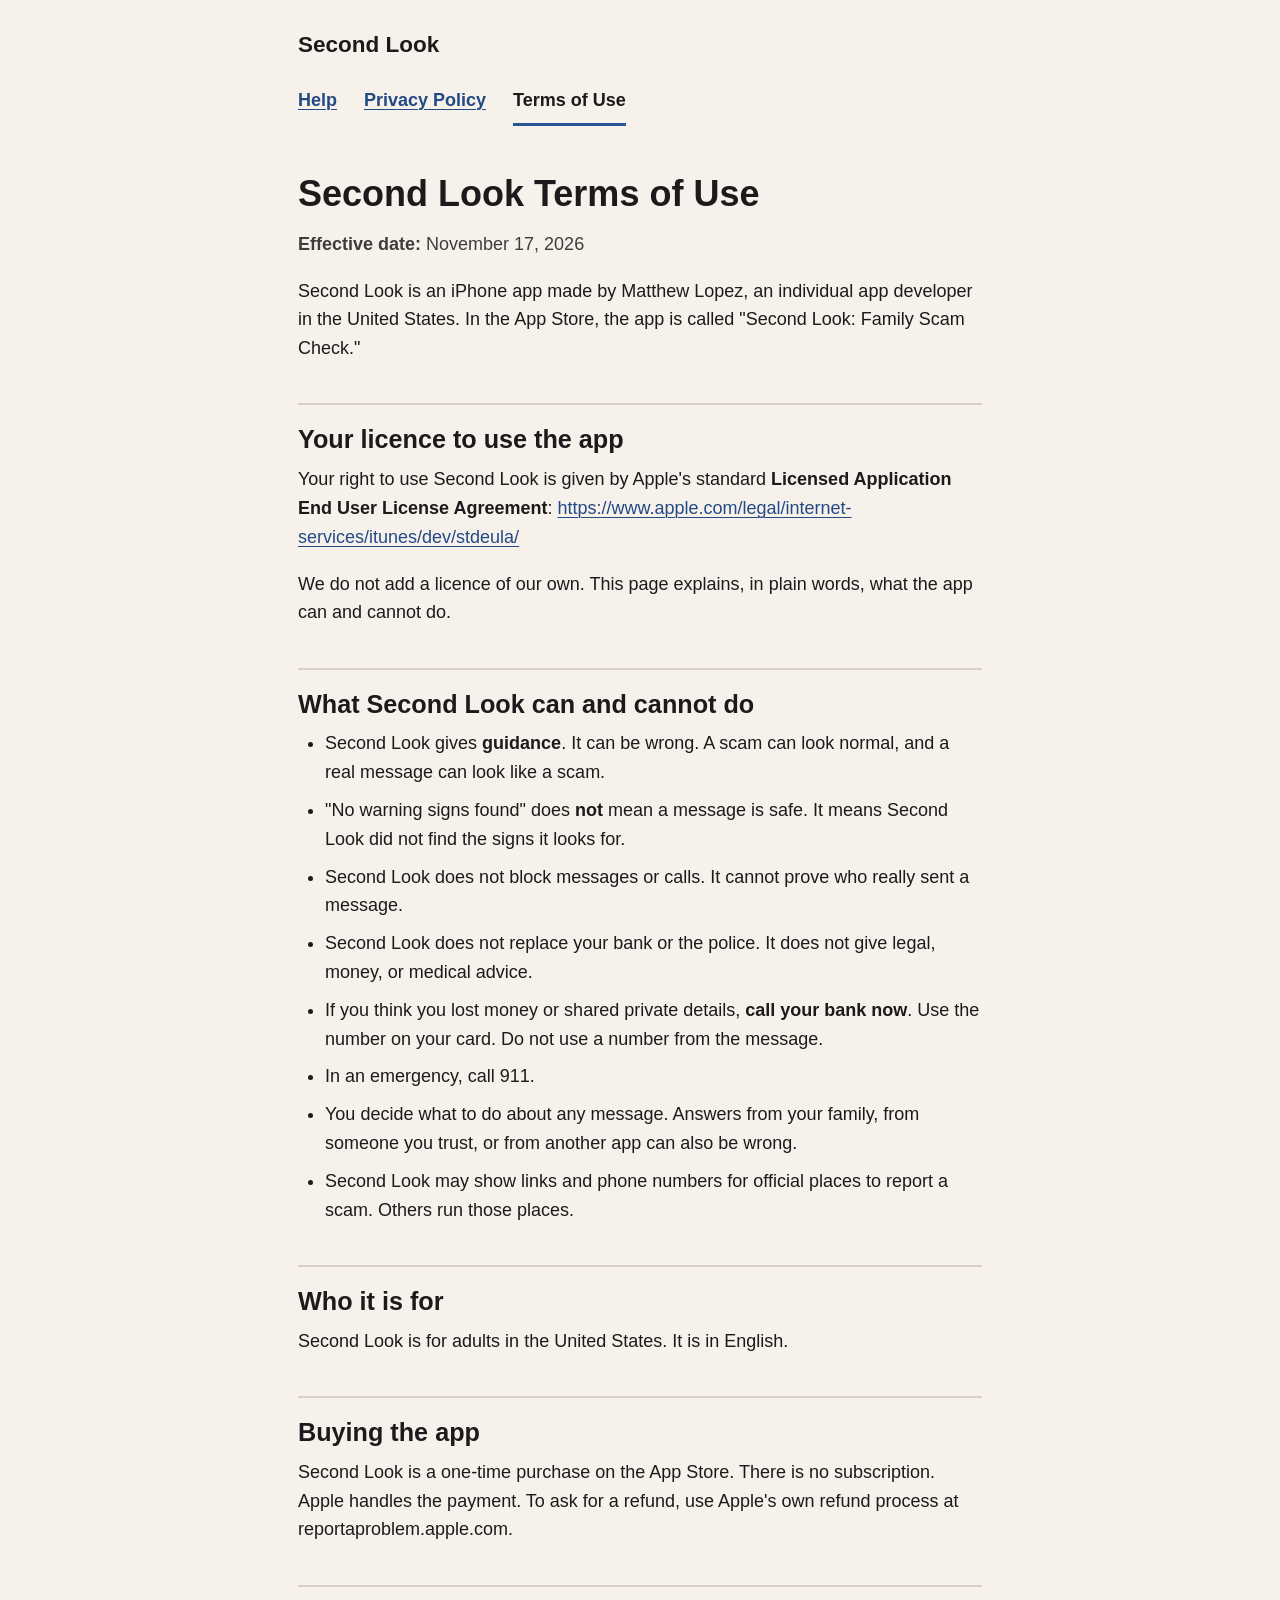
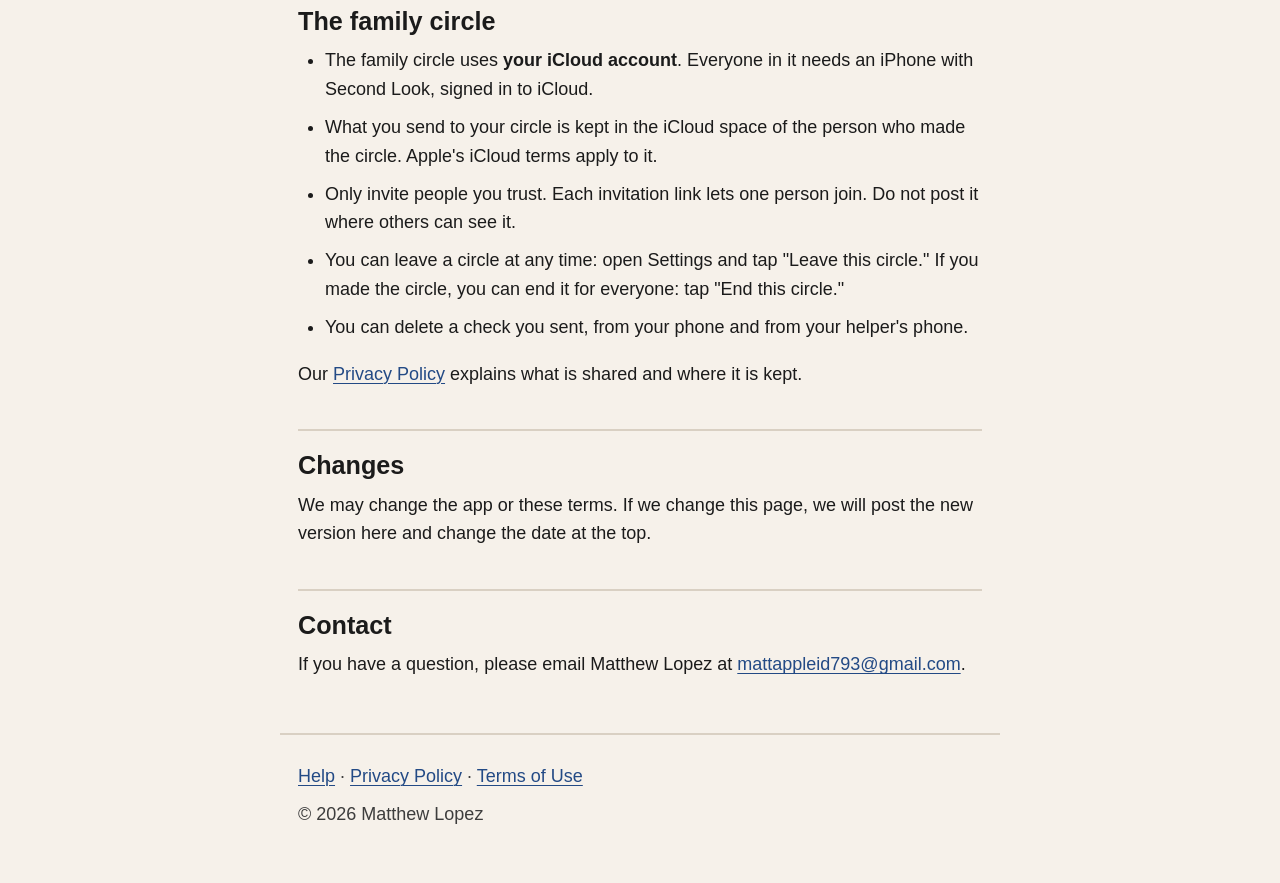
<file: terms/index.html>
<!doctype html>
<html lang="en">
<head>
  <meta charset="utf-8">
  <meta name="viewport" content="width=device-width, initial-scale=1">
  <title>Second Look Terms of Use</title>
  <meta name="description" content="Terms of use for the Second Look iPhone app: Apple's standard licence, what the app can and cannot do, the one-time purchase, and the family circle.">
  <link rel="stylesheet" href="../style.css">
</head>
<body>
  <a class="skip-link" href="#main">Skip to the main text</a>
  <header>
    <a class="site-name" href="../">Second Look</a>
    <nav aria-label="Pages">
      <ul>
        <li><a href="../">Help</a></li>
        <li><a href="../privacy/">Privacy Policy</a></li>
        <li><a href="../terms/" aria-current="page">Terms of Use</a></li>
      </ul>
    </nav>
  </header>

  <main id="main">
    <h1>Second Look Terms of Use</h1>
    <p class="dates"><strong>Effective date:</strong> November 17, 2026</p>
    <p>Second Look is an iPhone app made by Matthew Lopez, an individual app developer in the United States. In the App Store, the app is called "Second Look: Family Scam Check."</p>
    <h2>Your licence to use the app</h2>
    <p>Your right to use Second Look is given by Apple's standard <strong>Licensed Application End User License Agreement</strong>: <a href="https://www.apple.com/legal/internet-services/itunes/dev/stdeula/">https://www.apple.com/legal/internet-services/itunes/dev/stdeula/</a></p>
    <p>We do not add a licence of our own. This page explains, in plain words, what the app can and cannot do.</p>
    <h2>What Second Look can and cannot do</h2>
    <ul>
      <li>Second Look gives <strong>guidance</strong>. It can be wrong. A scam can look normal, and a real message can look like a scam.</li>
      <li>"No warning signs found" does <strong>not</strong> mean a message is safe. It means Second Look did not find the signs it looks for.</li>
      <li>Second Look does not block messages or calls. It cannot prove who really sent a message.</li>
      <li>Second Look does not replace your bank or the police. It does not give legal, money, or medical advice.</li>
      <li>If you think you lost money or shared private details, <strong>call your bank now</strong>. Use the number on your card. Do not use a number from the message.</li>
      <li>In an emergency, call 911.</li>
      <li>You decide what to do about any message. Answers from your family, from someone you trust, or from another app can also be wrong.</li>
      <li>Second Look may show links and phone numbers for official places to report a scam. Others run those places.</li>
    </ul>
    <h2>Who it is for</h2>
    <p>Second Look is for adults in the United States. It is in English.</p>
    <h2>Buying the app</h2>
    <p>Second Look is a one-time purchase on the App Store. There is no subscription. Apple handles the payment. To ask for a refund, use Apple's own refund process at reportaproblem.apple.com.</p>
    <h2>The family circle</h2>
    <ul>
      <li>The family circle uses <strong>your iCloud account</strong>. Everyone in it needs an iPhone with Second Look, signed in to iCloud.</li>
      <li>What you send to your circle is kept in the iCloud space of the person who made the circle. Apple's iCloud terms apply to it.</li>
      <li>Only invite people you trust. Each invitation link lets one person join. Do not post it where others can see it.</li>
      <li>You can leave a circle at any time: open Settings and tap "Leave this circle." If you made the circle, you can end it for everyone: tap "End this circle."</li>
      <li>You can delete a check you sent, from your phone and from your helper's phone.</li>
    </ul>
    <p>Our <a href="../privacy/">Privacy Policy</a> explains what is shared and where it is kept.</p>
    <h2>Changes</h2>
    <p>We may change the app or these terms. If we change this page, we will post the new version here and change the date at the top.</p>
    <h2>Contact</h2>
    <p>If you have a question, please email Matthew Lopez at <a href="mailto:mattappleid793@gmail.com">mattappleid793@gmail.com</a>.</p>
  </main>

  <footer>
    <p><a href="../">Help</a> · <a href="../privacy/">Privacy Policy</a> · <a href="../terms/">Terms of Use</a></p>
    <p>© 2026 Matthew Lopez</p>
  </footer>
</body>
</html>
</file>
<file: style.css>
/* Second Look: help, privacy and terms pages. No web fonts, no images, no scripts. */

:root {
  color-scheme: light dark;
  --bg: #F6F1EA;
  --surface: #FFFFFF;
  --text: #1B1B1B;
  --muted: #3D3D3D;
  --brand: #2A5698;
  --link: #234A85;
  --border: #D9D0C3;
  --focus: #2A5698;
}

@media (prefers-color-scheme: dark) {
  :root {
    --bg: #141619;
    --surface: #1F2226;
    --text: #F2EFEA;
    --muted: #D2CEC7;
    --brand: #7FA6E6;
    --link: #A9C6F5;
    --border: #3A3F46;
    --focus: #A9C6F5;
  }
}

*,
*::before,
*::after {
  box-sizing: border-box;
}

html {
  font-size: 112.5%; /* 18px */
  -webkit-text-size-adjust: 100%;
  text-size-adjust: 100%;
}

body {
  margin: 0;
  background: var(--bg);
  color: var(--text);
  font-family: -apple-system, BlinkMacSystemFont, "Segoe UI", Roboto, "Helvetica Neue", Arial, sans-serif;
  font-size: 1rem;
  line-height: 1.6;
  overflow-wrap: break-word;
}

.skip-link {
  position: absolute;
  left: 1rem;
  top: -10rem;
  padding: 0.75rem 1rem;
  background: var(--text);
  color: var(--bg);
  font-weight: 700;
  border-radius: 0.5rem;
  z-index: 10;
}

.skip-link:focus {
  top: 1rem;
}

header,
main,
footer {
  width: 100%;
  max-width: 40rem; /* about 65 characters a line at this size */
  margin: 0 auto;
  padding: 0 1rem;
}

header {
  padding-top: 1.5rem;
}

.site-name {
  display: inline-block;
  font-size: 1.25rem;
  font-weight: 700;
  color: var(--text);
  text-decoration: none;
}

nav ul {
  list-style: none;
  margin: 0.75rem 0 0;
  padding: 0;
  display: flex;
  flex-wrap: wrap;
  gap: 0.5rem 1.5rem;
}

nav a {
  display: inline-block;
  padding: 0.5rem 0;
  min-height: 44px;
  color: var(--link);
  font-weight: 600;
}

nav a[aria-current="page"] {
  color: var(--text);
  text-decoration: none;
  border-bottom: 3px solid var(--brand);
}

main {
  padding-top: 1rem;
  padding-bottom: 2rem;
}

h1 {
  font-size: 2rem;
  line-height: 1.25;
  margin: 1rem 0 0.75rem;
  color: var(--text);
}

h2 {
  font-size: 1.4rem;
  line-height: 1.3;
  margin: 2.25rem 0 0.5rem;
  padding-top: 1rem;
  border-top: 2px solid var(--border);
}

h3 {
  font-size: 1.15rem;
  line-height: 1.35;
  margin: 1.5rem 0 0.5rem;
}

p,
ul,
ol {
  margin: 0 0 1rem;
}

ul,
ol {
  padding-left: 1.5rem;
}

li {
  margin-bottom: 0.5rem;
}

a {
  color: var(--link);
  text-decoration-thickness: 0.08em;
  text-underline-offset: 0.18em;
}

a:hover {
  text-decoration-thickness: 0.15em;
}

a:focus-visible,
.skip-link:focus {
  outline: 3px solid var(--focus);
  outline-offset: 3px;
  border-radius: 2px;
}

.lead {
  font-size: 1.15rem;
}

.note {
  background: var(--surface);
  border: 2px solid var(--border);
  border-left: 6px solid var(--brand);
  border-radius: 0.5rem;
  padding: 1rem 1.25rem;
  margin: 1.5rem 0;
}

.note p:last-child,
.note ul:last-child {
  margin-bottom: 0;
}

.dates {
  color: var(--muted);
}

footer {
  padding-top: 1.5rem;
  padding-bottom: 2.5rem;
  border-top: 2px solid var(--border);
  color: var(--muted);
}

footer p {
  margin-bottom: 0.5rem;
}

@media (max-width: 30rem) {
  h1 {
    font-size: 1.7rem;
  }

  h2 {
    font-size: 1.3rem;
  }
}

@media (prefers-reduced-motion: no-preference) {
  html {
    scroll-behavior: smooth;
  }
}
</file>
